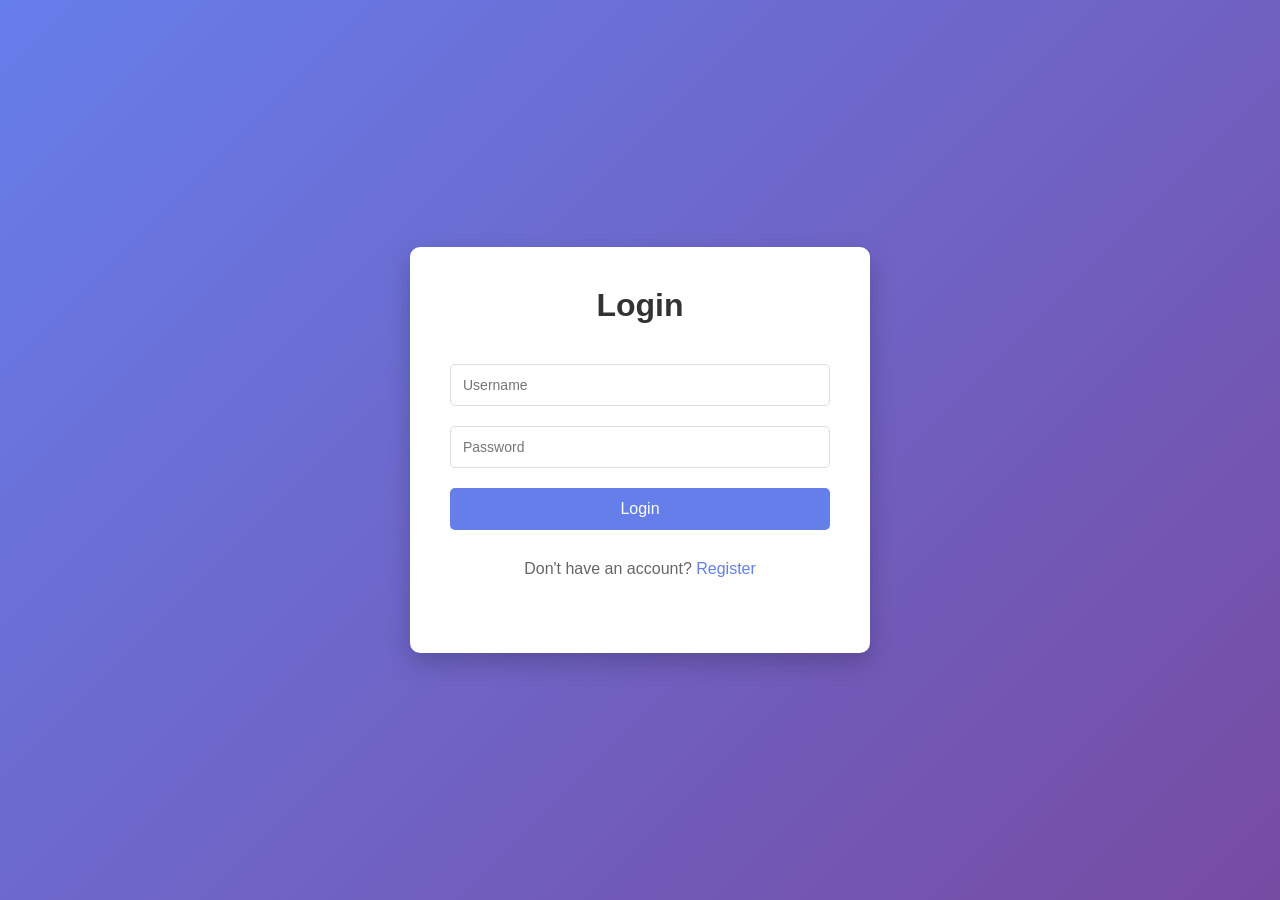
<file: frontend/index.html>
<!DOCTYPE html>
<html lang="en">
<head>
    <meta charset="UTF-8">
    <meta name="viewport" content="width=device-width, initial-scale=1.0">
    <title>DevOps Task - Login</title>
    <link rel="stylesheet" href="style.css">
</head>
<body>
    <div class="container">
        <div class="form-container">
            <h1>Login</h1>
            <form id="loginForm">
                <input type="text" id="username" placeholder="Username" required>
                <input type="password" id="password" placeholder="Password" required>
                <button type="submit">Login</button>
            </form>
            <p>Don't have an account? <a href="register.html">Register</a></p>
            <div id="message"></div>
        </div>
    </div>
    <script src="app.js"></script>
</body>
</html>
</file>
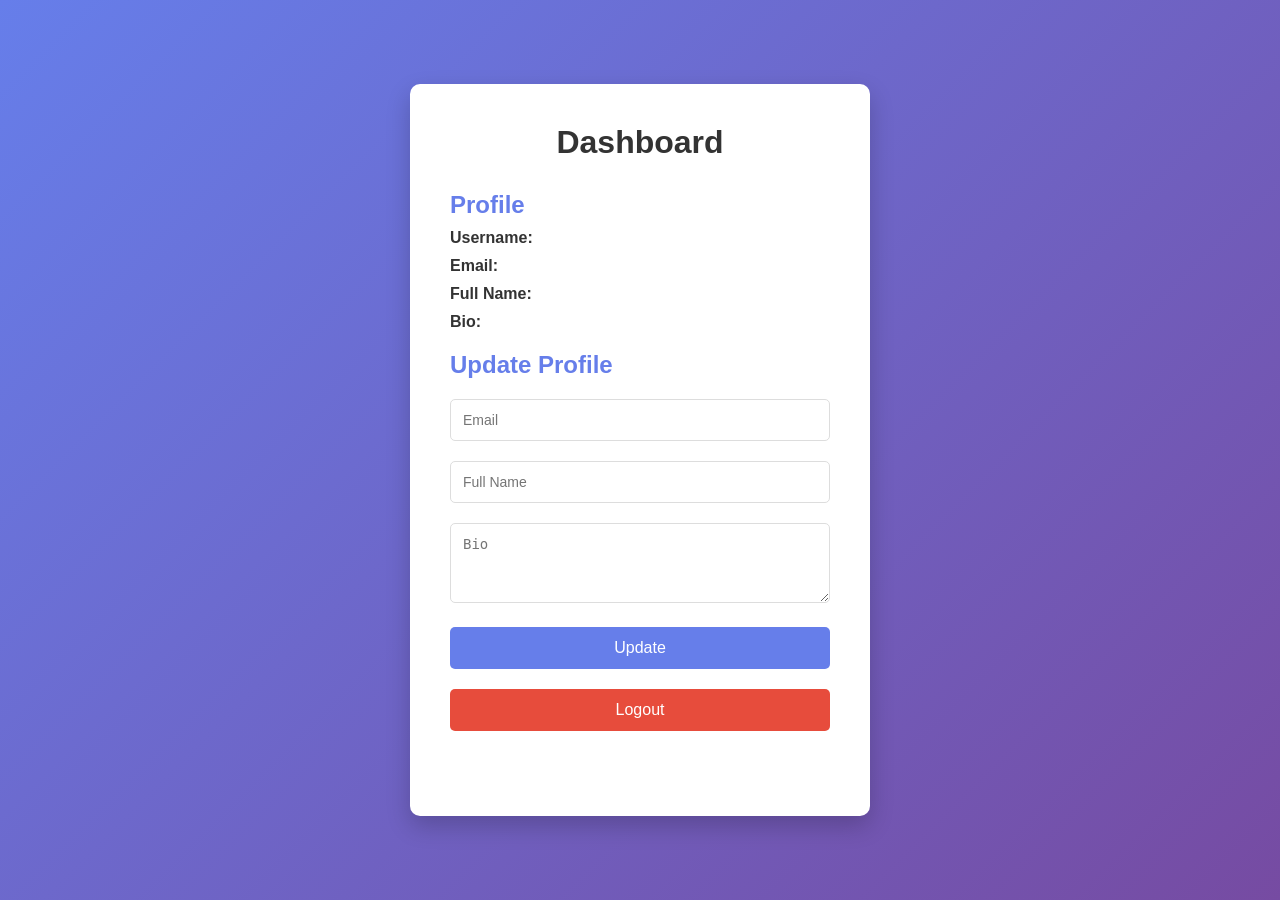
<file: frontend/dashboard.html>
<!DOCTYPE html>
<html lang="en">
<head>
    <meta charset="UTF-8">
    <meta name="viewport" content="width=device-width, initial-scale=1.0">
    <title>DevOps Task - Dashboard</title>
    <link rel="stylesheet" href="style.css">
</head>
<body>
    <div class="container">
        <div class="dashboard-container">
            <h1>Dashboard</h1>
            <div id="profile">
                <h2>Profile</h2>
                <p><strong>Username:</strong> <span id="profileUsername"></span></p>
                <p><strong>Email:</strong> <span id="profileEmail"></span></p>
                <p><strong>Full Name:</strong> <span id="profileFullName"></span></p>
                <p><strong>Bio:</strong> <span id="profileBio"></span></p>
            </div>
            <form id="updateForm">
                <h2>Update Profile</h2>
                <input type="email" id="email" placeholder="Email" required>
                <input type="text" id="fullName" placeholder="Full Name">
                <textarea id="bio" placeholder="Bio"></textarea>
                <button type="submit">Update</button>
            </form>
            <button id="logoutBtn">Logout</button>
            <div id="message"></div>
        </div>
    </div>
    <script src="app.js"></script>
</body>
</html>
</file>
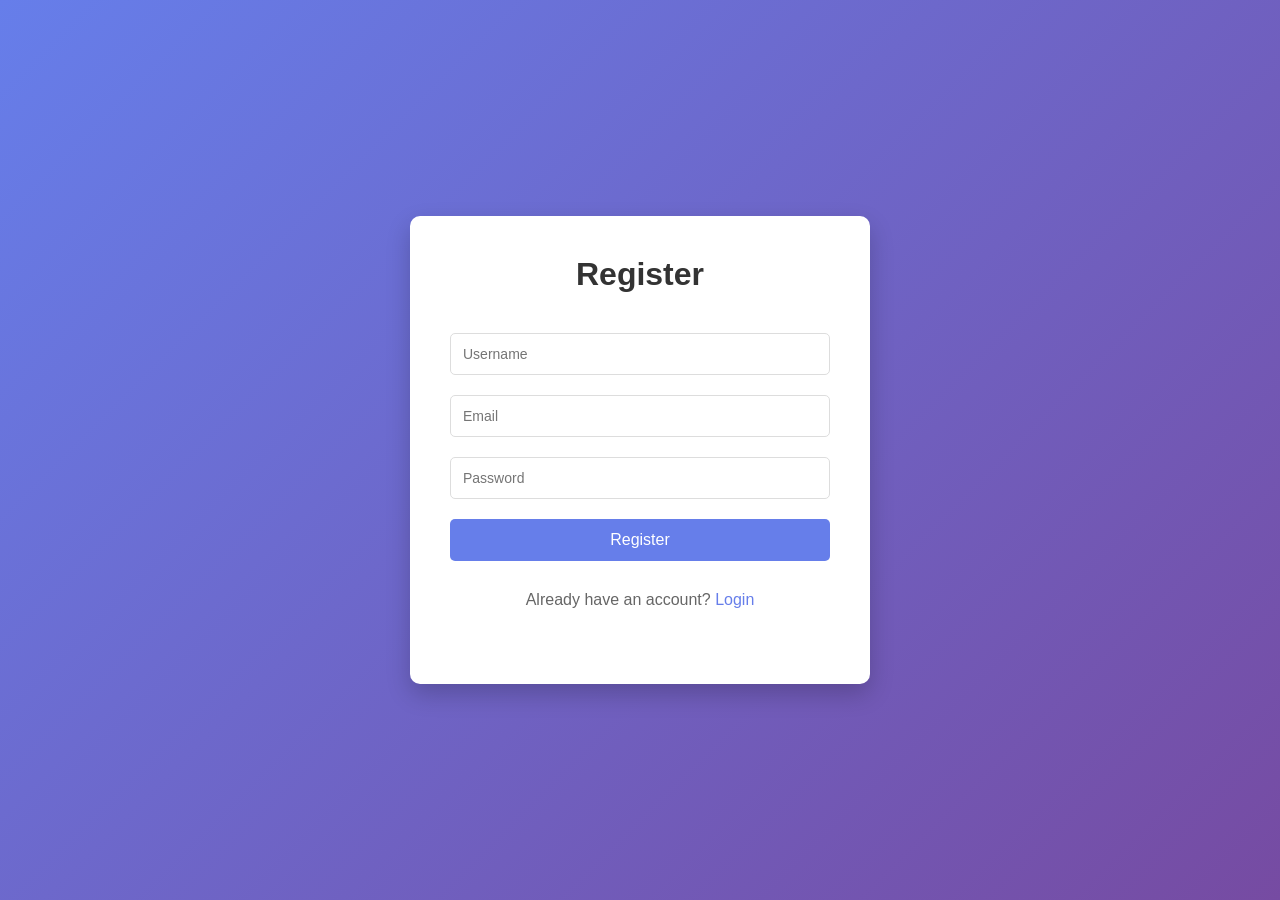
<file: frontend/register.html>
<!DOCTYPE html>
<html lang="en">
<head>
    <meta charset="UTF-8">
    <meta name="viewport" content="width=device-width, initial-scale=1.0">
    <title>DevOps Task - Register</title>
    <link rel="stylesheet" href="style.css">
</head>
<body>
    <div class="container">
        <div class="form-container">
            <h1>Register</h1>
            <form id="registerForm">
                <input type="text" id="username" placeholder="Username" required>
                <input type="email" id="email" placeholder="Email" required>
                <input type="password" id="password" placeholder="Password" required>
                <button type="submit">Register</button>
            </form>
            <p>Already have an account? <a href="index.html">Login</a></p>
            <div id="message"></div>
        </div>
    </div>
    <script src="app.js"></script>
</body>
</html>
</file>
<file: frontend/style.css>
*{margin:0;padding:0;box-sizing:border-box}body{font-family:'Segoe UI',Tahoma,Geneva,Verdana,sans-serif;background:linear-gradient(135deg,#667eea 0%,#764ba2 100%);min-height:100vh;display:flex;justify-content:center;align-items:center}.container{width:100%;max-width:500px;padding:20px}.form-container,.dashboard-container{background:white;padding:40px;border-radius:10px;box-shadow:0 10px 25px rgba(0,0,0,0.2)}h1{color:#333;margin-bottom:30px;text-align:center}h2{color:#667eea;margin:20px 0 10px}input,textarea{width:100%;padding:12px;margin:10px 0;border:1px solid #ddd;border-radius:5px;font-size:14px}textarea{min-height:80px;resize:vertical}button{width:100%;padding:12px;margin:10px 0;background:#667eea;color:white;border:none;border-radius:5px;font-size:16px;cursor:pointer;transition:background 0.3s}button:hover{background:#5568d3}#logoutBtn{background:#e74c3c}#logoutBtn:hover{background:#c0392b}a{color:#667eea;text-decoration:none}a:hover{text-decoration:underline}p{text-align:center;margin-top:20px;color:#666}#message{margin-top:15px;padding:10px;border-radius:5px;text-align:center}.error{background:#fee;color:#c33}.success{background:#efe;color:#3c3}#profile p{text-align:left;margin:10px 0;color:#333}
</file>
